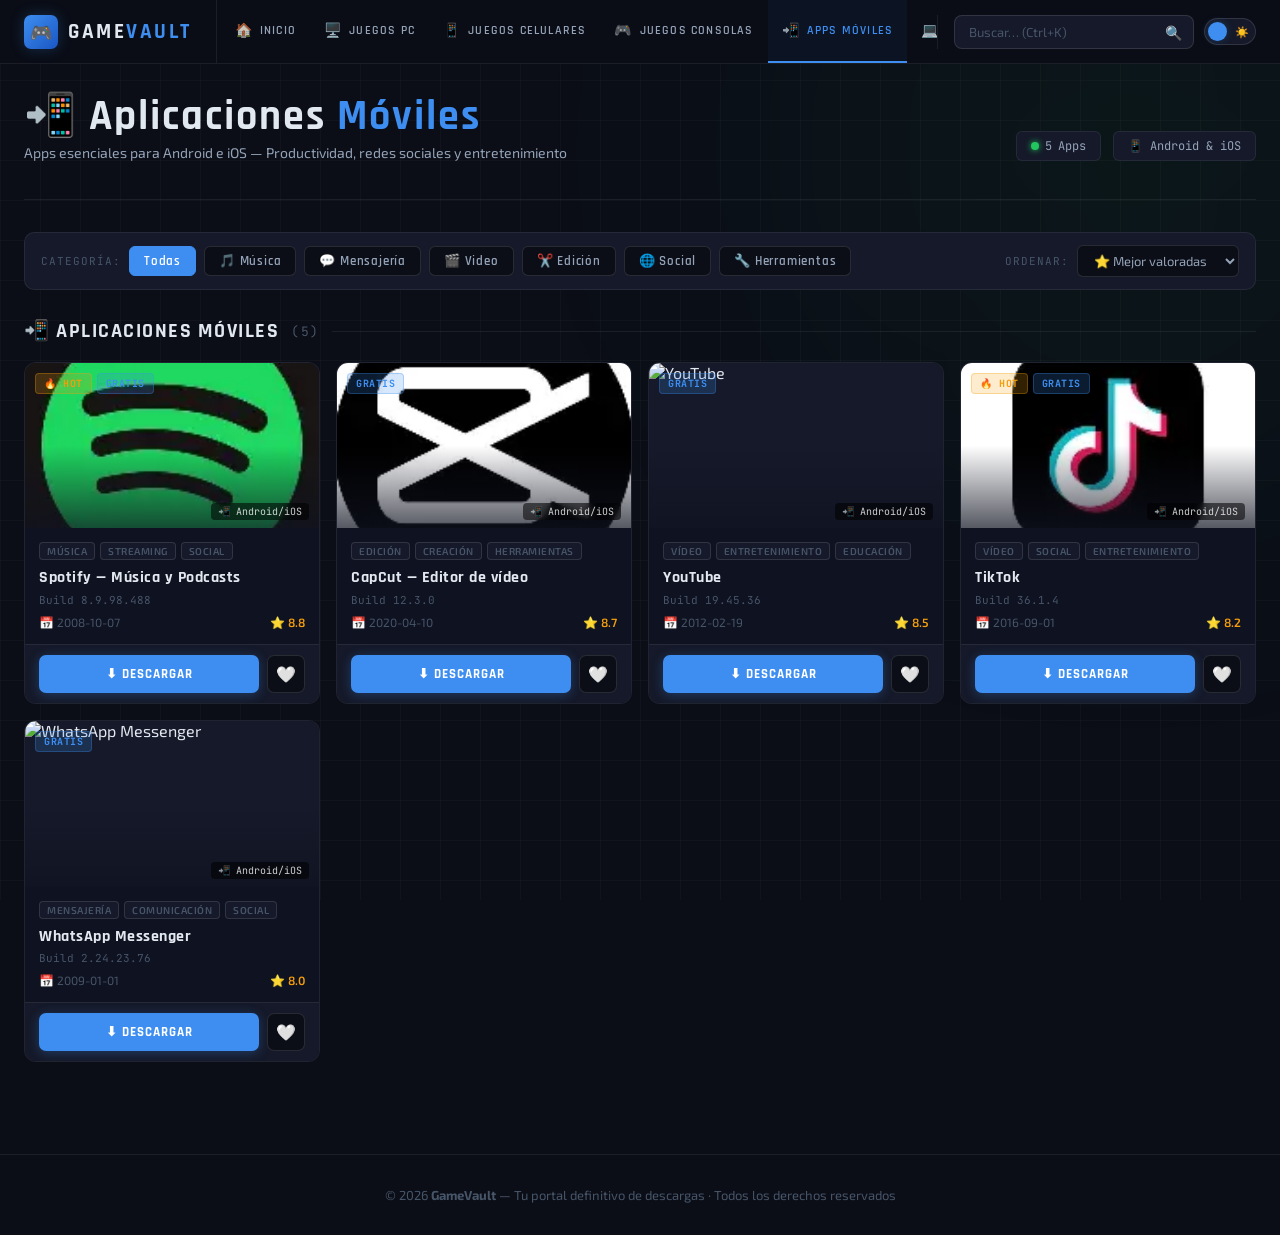
<file: aplicacionesmoviles.html>
<!DOCTYPE html>
<html lang="es">
<head>
<meta charset="UTF-8">
<meta name="viewport" content="width=device-width, initial-scale=1.0">
<title>Aplicaciones Móviles — GameVault</title>
<link rel="stylesheet" href="style.css">
</head>
<body>
<div class="bg-pattern"></div>
<div class="bg-glow" style="background:rgba(34,197,94,0.1)"></div>
<div id="navContainer"></div>
<div id="searchOverlayContainer"></div>
<div id="gameModal" class="modal-overlay" onclick="if(event.target===this)closeModal()"></div>

<main class="main">
  <div class="page-header">
    <div class="page-header-top">
      <div>
        <div class="page-title">📲 Aplicaciones <span>Móviles</span></div>
        <div class="page-sub">Apps esenciales para Android e iOS — Productividad, redes sociales y entretenimiento</div>
      </div>
      <div class="page-stats">
        <div class="stat-pill"><span class="dot"></span> <span id="totalCount">0</span> Apps</div>
        <div class="stat-pill">📱 Android &amp; iOS</div>
      </div>
    </div>
  </div>

  <div class="filter-bar">
    <span class="filter-label">Categoría:</span>
    <button class="filter-btn active" data-cat="all" onclick="applyFilter(this,'all')">Todas</button>
    <button class="filter-btn" data-cat="Música" onclick="applyFilter(this,'Música')">🎵 Música</button>
    <button class="filter-btn" data-cat="Mensajería" onclick="applyFilter(this,'Mensajería')">💬 Mensajería</button>
    <button class="filter-btn" data-cat="Vídeo" onclick="applyFilter(this,'Vídeo')">🎬 Video</button>
    <button class="filter-btn" data-cat="Edición" onclick="applyFilter(this,'Edición')">✂️ Edición</button>
    <button class="filter-btn" data-cat="Social" onclick="applyFilter(this,'Social')">🌐 Social</button>
    <button class="filter-btn" data-cat="Herramientas" onclick="applyFilter(this,'Herramientas')">🔧 Herramientas</button>
    <div class="filter-sort">
      <span class="filter-label">Ordenar:</span>
      <select class="sort-select" id="sortSelect" onchange="renderGames()">
        <option value="rating">⭐ Mejor valoradas</option>
        <option value="dl">⬇ Más descargadas</option>
        <option value="date">🆕 Más recientes</option>
        <option value="name">🔡 A-Z</option>
      </select>
    </div>
  </div>

  <div class="section-title">📲 Aplicaciones Móviles <span class="count" id="gameCount"></span></div>
  <div class="games-grid" id="gamesGrid"></div>
</main>

<footer>
  <div>© 2026 <strong>GameVault</strong> — Tu portal definitivo de descargas · Todos los derechos reservados</div>
</footer>

<script src="app.js"></script>
<script src="data-pc.js"></script>
<script src="data-celulares.js"></script>
<script src="data-consolas.js"></script>
<script src="data-apps.js"></script>
<script>
const ALL_GAMES = [...PC_GAMES, ...MOBILE_GAMES, ...CONSOLE_GAMES, ...MOBILE_APPS, ...DESKTOP_APPS];
let currentCat = 'all';

document.getElementById('navContainer').innerHTML = navHTML('aplicacionesmoviles.html');
document.getElementById('searchOverlayContainer').innerHTML = `
<div id="searchOverlay" class="search-overlay" onclick="if(event.target===this)closeSearch()">
  <div class="search-modal">
    <div class="search-big-wrap">
      <input id="searchBigInput" class="search-big" placeholder="Buscar aplicaciones móviles…" oninput="handleSearch(this.value,ALL_GAMES)">
      <span class="search-close" onclick="closeSearch()">✕</span>
    </div>
    <div class="search-hint">
      <span class="hint-tag" onclick="document.getElementById('searchBigInput').value='Spotify';handleSearch('Spotify',ALL_GAMES)">Spotify</span>
      <span class="hint-tag" onclick="document.getElementById('searchBigInput').value='WhatsApp';handleSearch('WhatsApp',ALL_GAMES)">WhatsApp</span>
      <span class="hint-tag" onclick="document.getElementById('searchBigInput').value='TikTok';handleSearch('TikTok',ALL_GAMES)">TikTok</span>
    </div>
    <div id="searchResultsBox" class="search-results-box"></div>
  </div>
</div>`;

document.getElementById('totalCount').textContent = MOBILE_APPS.length;

function renderGames() {
  const sortMethod = document.getElementById('sortSelect').value;
  let apps = filterGames(MOBILE_APPS, currentCat === 'all' ? '' : currentCat, '');
  apps = sortGames(apps, sortMethod);
  document.getElementById('gameCount').textContent = `(${apps.length})`;
  if (!apps.length) {
    document.getElementById('gamesGrid').innerHTML = `<div class="no-results"><div class="big">😔</div><h3>No se encontraron apps</h3></div>`;
    return;
  }
  document.getElementById('gamesGrid').innerHTML = apps.map((g,i) => renderCard(g,i*40)).join('');
}

function applyFilter(btn, cat) {
  document.querySelectorAll('.filter-btn').forEach(b => b.classList.remove('active'));
  btn.classList.add('active'); currentCat = cat; renderGames();
}

renderGames();
</script>
</body>
</html>
</file>
<file: style.css>
@import url('https://fonts.googleapis.com/css2?family=Rajdhani:wght@400;500;600;700&family=Exo+2:ital,wght@0,300;0,400;0,600;0,700;0,900;1,400&family=JetBrains+Mono:wght@400;500;700&display=swap');

:root {
  --bg:          #0b0e17;
  --bg2:         #10131e;
  --bg3:         #151929;
  --card:        #0f1220;
  --card-hover:  #141728;
  --border:      rgba(255,255,255,0.07);
  --border2:     rgba(255,255,255,0.12);
  --accent:      #3d8ef0;
  --accent-glow: rgba(61,142,240,0.25);
  --accent2:     #e25822;
  --green:       #22c55e;
  --yellow:      #f59e0b;
  --red:         #ef4444;
  --text:        #e2e8f0;
  --text2:       #94a3b8;
  --text3:       #475569;
  --nav-h:       64px;
  --radius:      10px;
  --shadow:      0 4px 24px rgba(0,0,0,0.5);
  --shadow-card: 0 2px 16px rgba(0,0,0,0.4);
  --font-head:   'Rajdhani', sans-serif;
  --font-body:   'Exo 2', sans-serif;
  --font-mono:   'JetBrains Mono', monospace;
  --transition:  0.2s ease;
}

body.light {
  --bg:          #f0f2f7;
  --bg2:         #e4e8f0;
  --bg3:         #d8dde8;
  --card:        #ffffff;
  --card-hover:  #f7f9fc;
  --border:      rgba(0,0,0,0.08);
  --border2:     rgba(0,0,0,0.14);
  --text:        #0f172a;
  --text2:       #334155;
  --text3:       #94a3b8;
  --shadow:      0 4px 24px rgba(0,0,0,0.08);
  --shadow-card: 0 2px 12px rgba(0,0,0,0.07);
}

*, *::before, *::after { box-sizing: border-box; margin: 0; padding: 0; }
html { scroll-behavior: smooth; font-size: 16px; }
body {
  font-family: var(--font-body);
  background: var(--bg);
  color: var(--text);
  min-height: 100vh;
  overflow-x: hidden;
  transition: background var(--transition), color var(--transition);
}
a { color: inherit; text-decoration: none; }
img { max-width: 100%; display: block; }
button { cursor: pointer; border: none; background: none; font-family: inherit; }
ul { list-style: none; }

.bg-pattern {
  position: fixed; inset: 0; z-index: 0; pointer-events: none;
  background-image:
    linear-gradient(var(--border) 1px, transparent 1px),
    linear-gradient(90deg, var(--border) 1px, transparent 1px);
  background-size: 40px 40px;
  opacity: 0.4;
}
.bg-glow {
  position: fixed; z-index: 0; pointer-events: none;
  width: 700px; height: 700px; border-radius: 50%;
  filter: blur(140px);
  background: var(--accent-glow);
  top: -200px; right: -200px; opacity: 0.5;
}

.navbar {
  position: fixed; top: 0; left: 0; right: 0;
  height: var(--nav-h);
  z-index: 1000;
  background: rgba(11,14,23,0.97);
  backdrop-filter: blur(18px);
  -webkit-backdrop-filter: blur(18px);
  border-bottom: 1px solid var(--border);
  display: flex; align-items: center;
  padding: 0 24px; gap: 0;
  transition: background var(--transition);
}
body.light .navbar { background: rgba(240,242,247,0.97); }

.nav-logo {
  display: flex; align-items: center; gap: 10px;
  padding-right: 24px;
  border-right: 1px solid var(--border);
  height: 100%; flex-shrink: 0;
}
.nav-logo-mark {
  width: 34px; height: 34px;
  background: linear-gradient(135deg, var(--accent), #1a56c4);
  border-radius: 7px;
  display: flex; align-items: center; justify-content: center;
  font-size: 18px;
  box-shadow: 0 0 14px var(--accent-glow);
}
.nav-logo-text {
  font-family: var(--font-head);
  font-size: 21px; font-weight: 700;
  letter-spacing: 2.5px; text-transform: uppercase;
  color: var(--text);
}
.nav-logo-text span { color: var(--accent); }

.nav-links {
  display: flex; align-items: center;
  height: 100%; overflow-x: auto; flex: 1; padding: 0 4px;
}
.nav-links::-webkit-scrollbar { display: none; }

.nav-link {
  height: 100%;
  display: flex; align-items: center; gap: 7px;
  padding: 0 14px;
  font-family: var(--font-head);
  font-size: 12px; font-weight: 600;
  letter-spacing: 1.2px; text-transform: uppercase;
  color: var(--text2);
  border-bottom: 2px solid transparent;
  transition: color var(--transition), border-color var(--transition), background var(--transition);
  white-space: nowrap;
}
.nav-link:hover { color: var(--text); background: rgba(61,142,240,0.06); }
.nav-link.active { color: var(--accent); border-bottom-color: var(--accent); background: rgba(61,142,240,0.06); }
.nav-link .ni { font-size: 14px; opacity: 0.8; }

.nav-right {
  display: flex; align-items: center; gap: 10px;
  padding-left: 16px;
  border-left: 1px solid var(--border);
  flex-shrink: 0;
}

.theme-toggle {
  width: 52px; height: 27px;
  background: var(--bg3); border: 1px solid var(--border2);
  border-radius: 20px; position: relative; cursor: pointer;
  transition: background var(--transition); flex-shrink: 0;
}
.theme-toggle::after {
  content: ''; position: absolute;
  top: 3px; left: 3px; width: 19px; height: 19px;
  border-radius: 50%; background: var(--accent);
  transition: transform 0.3s ease;
  box-shadow: 0 0 8px var(--accent-glow);
}
body.light .theme-toggle::after { transform: translateX(25px); }
.theme-toggle-icon { position: absolute; font-size: 11px; top: 50%; transform: translateY(-50%); }
.theme-toggle-icon.moon { right: 6px; }
.theme-toggle-icon.sun  { left: 6px; }

.search-wrap { position: relative; width: 240px; }
.search-input {
  width: 100%; background: var(--bg3);
  border: 1px solid var(--border2); border-radius: 8px;
  padding: 8px 38px 8px 14px;
  font-family: var(--font-body); font-size: 13px; color: var(--text);
  outline: none;
  transition: border-color var(--transition), box-shadow var(--transition), background var(--transition);
}
.search-input::placeholder { color: var(--text3); }
.search-input:focus { border-color: var(--accent); box-shadow: 0 0 0 3px var(--accent-glow); }
.search-icon { position: absolute; right: 12px; top: 50%; transform: translateY(-50%); color: var(--text3); font-size: 14px; pointer-events: none; }

.hamburger {
  display: none; /* hidden on desktop */
  flex-direction: column;
  justify-content: center; align-items: center;
  gap: 5px;
  width: 40px; height: 40px;
  border-radius: 8px;
  background: var(--bg3);
  border: 1px solid var(--border2);
  cursor: pointer;
  flex-shrink: 0;
  transition: background var(--transition);
}
.hamburger:hover { background: var(--card-hover); }
.hamburger span {
  display: block;
  width: 20px; height: 2px;
  background: var(--text);
  border-radius: 2px;
  transition: all 0.3s ease;
}

.menu-overlay {
  display: none;
  position: fixed; inset: 0;
  z-index: 1100;
  background: rgba(0,0,0,0.7);
  backdrop-filter: blur(4px);
  -webkit-backdrop-filter: blur(4px);
  opacity: 0;
  transition: opacity 0.3s ease;
}
.menu-overlay.open { display: block; opacity: 1; }

.mobile-menu {
  position: fixed;
  top: 0; right: 0; bottom: 0;
  width: min(300px, 85vw);
  z-index: 1200;
  background: var(--bg2);
  border-left: 1px solid var(--border2);
  display: flex; flex-direction: column;
  transform: translateX(110%);
  transition: transform 0.35s cubic-bezier(0.4, 0, 0.2, 1);
  overflow-y: auto;
}
.mobile-menu.open { transform: translateX(0); }

.mob-header {
  display: flex; align-items: center; justify-content: space-between;
  padding: 16px 18px;
  border-bottom: 1px solid var(--border);
  background: var(--bg3);
}
.mob-close {
  width: 36px; height: 36px;
  border-radius: 50%;
  background: var(--bg);
  border: 1px solid var(--border2);
  color: var(--text2); font-size: 16px;
  display: flex; align-items: center; justify-content: center;
  cursor: pointer;
  transition: all var(--transition);
}
.mob-close:hover { color: var(--text); background: var(--card-hover); }

.mob-links {
  flex: 1;
  padding: 12px 0;
}
.mob-link {
  display: flex; align-items: center; gap: 14px;
  padding: 14px 20px;
  font-family: var(--font-head);
  font-size: 15px; font-weight: 600;
  letter-spacing: 1px; text-transform: uppercase;
  color: var(--text2);
  border-left: 3px solid transparent;
  transition: all var(--transition);
}
.mob-link:hover { color: var(--text); background: rgba(61,142,240,0.06); border-left-color: rgba(61,142,240,0.4); }
.mob-link.active { color: var(--accent); background: rgba(61,142,240,0.08); border-left-color: var(--accent); }
.mob-link-icon { font-size: 20px; width: 28px; text-align: center; }

.mob-footer {
  padding: 16px;
  border-top: 1px solid var(--border);
  display: flex; flex-direction: column; gap: 10px;
}
.mob-theme-btn, .mob-search-btn {
  width: 100%; padding: 12px;
  border-radius: 8px;
  font-family: var(--font-head);
  font-size: 14px; font-weight: 600;
  letter-spacing: 1px; text-transform: uppercase;
  cursor: pointer;
  transition: all var(--transition);
}
.mob-theme-btn {
  background: var(--bg3); color: var(--text2);
  border: 1px solid var(--border2);
}
.mob-theme-btn:hover { background: var(--card-hover); color: var(--text); }
.mob-search-btn {
  background: var(--accent); color: #fff;
  box-shadow: 0 4px 16px rgba(61,142,240,0.3);
}
.mob-search-btn:hover { background: #2d7de0; }

.main {
  position: relative; z-index: 1;
  margin-top: var(--nav-h);
  padding: 32px 24px;
  max-width: 1600px;
  margin-left: auto; margin-right: auto;
}

.page-header {
  margin-bottom: 32px; padding-bottom: 24px;
  border-bottom: 1px solid var(--border);
}
.page-header-top {
  display: flex; align-items: flex-end; justify-content: space-between;
  gap: 16px; flex-wrap: wrap; margin-bottom: 14px;
}
.page-title {
  font-family: var(--font-head);
  font-size: 42px; font-weight: 700;
  letter-spacing: 2px; line-height: 1; color: var(--text);
}
.page-title span { color: var(--accent); }
.page-sub { font-size: 14px; color: var(--text2); margin-top: 6px; }
.page-stats { display: flex; gap: 12px; flex-wrap: wrap; }

.stat-pill {
  background: var(--bg3); border: 1px solid var(--border);
  border-radius: 6px; padding: 6px 14px;
  font-family: var(--font-mono); font-size: 12px; color: var(--text2);
  display: flex; align-items: center; gap: 6px;
}
.dot {
  width: 8px; height: 8px; border-radius: 50%;
  background: var(--green);
  box-shadow: 0 0 6px var(--green);
  animation: pulse 2s infinite;
}
@keyframes pulse {
  0%, 100% { opacity: 1; }
  50%       { opacity: 0.4; }
}

.filter-bar {
  display: flex; align-items: center; gap: 8px;
  flex-wrap: wrap;
  margin-bottom: 28px;
  background: var(--bg3);
  border: 1px solid var(--border);
  border-radius: var(--radius);
  padding: 12px 16px;
}
.filter-label {
  font-family: var(--font-mono); font-size: 11px;
  color: var(--text3); text-transform: uppercase;
  letter-spacing: 1px; flex-shrink: 0;
}
.filter-btn {
  padding: 6px 14px; border-radius: 6px;
  background: var(--bg); border: 1px solid var(--border2);
  font-family: var(--font-head); font-size: 13px; font-weight: 600;
  letter-spacing: 0.8px;
  color: var(--text2); cursor: pointer;
  transition: all var(--transition); white-space: nowrap;
}
.filter-btn:hover { border-color: var(--accent); color: var(--accent); }
.filter-btn.active { background: var(--accent); border-color: var(--accent); color: #fff; }

.filter-sort { margin-left: auto; display: flex; align-items: center; gap: 8px; }
.sort-select {
  background: var(--bg); border: 1px solid var(--border2);
  border-radius: 6px; padding: 6px 12px;
  font-family: var(--font-body); font-size: 13px;
  color: var(--text2); cursor: pointer; outline: none;
  transition: border-color var(--transition);
}
.sort-select:focus { border-color: var(--accent); }

.games-grid {
  display: grid;
  grid-template-columns: repeat(auto-fill, minmax(240px, 1fr));
  gap: 16px;
}

.game-card {
  background: var(--card);
  border: 1px solid var(--border);
  border-radius: 12px;
  overflow: hidden;
  cursor: pointer;
  transition: transform 0.25s ease, border-color 0.25s ease, box-shadow 0.25s ease;
  animation: fadeUp 0.5s ease both;
  display: flex; flex-direction: column;
}
@keyframes fadeUp {
  from { opacity: 0; transform: translateY(20px); }
  to   { opacity: 1; transform: translateY(0); }
}
.game-card:hover {
  transform: translateY(-5px);
  border-color: var(--accent);
  box-shadow: 0 12px 40px rgba(0,0,0,0.5), 0 0 0 1px var(--accent);
}

.card-thumb {
  position: relative;
  width: 100%; aspect-ratio: 16/9;
  overflow: hidden;
  background: var(--bg3);
}
.card-thumb img {
  width: 100%; height: 100%; object-fit: cover;
  transition: transform 0.4s ease;
}
.game-card:hover .card-thumb img { transform: scale(1.06); }

.card-overlay {
  position: absolute; inset: 0;
  background: linear-gradient(to top, rgba(15,18,32,0.7) 0%, transparent 50%);
  pointer-events: none;
}
.card-badge { position: absolute; top: 10px; left: 10px; display: flex; gap: 5px; flex-wrap: wrap; }
.card-platform {
  position: absolute; bottom: 8px; right: 10px;
  font-family: var(--font-mono); font-size: 10px;
  color: rgba(255,255,255,0.8);
  background: rgba(0,0,0,0.55); backdrop-filter: blur(4px);
  border-radius: 4px; padding: 2px 7px;
}

.badge {
  padding: 3px 8px; border-radius: 4px;
  font-family: var(--font-mono); font-size: 10px; font-weight: 700;
  letter-spacing: 0.5px; text-transform: uppercase;
}
.badge-new  { background: rgba(34,197,94,0.2);  color: var(--green);  border: 1px solid rgba(34,197,94,0.3); }
.badge-hot  { background: rgba(245,158,11,0.2); color: var(--yellow); border: 1px solid rgba(245,158,11,0.3); }
.badge-free { background: rgba(61,142,240,0.2); color: var(--accent); border: 1px solid rgba(61,142,240,0.3); }

.card-body { padding: 14px; flex: 1; }
.card-cats { display: flex; gap: 5px; flex-wrap: wrap; margin-bottom: 8px; }
.cat-tag {
  padding: 2px 7px; border-radius: 4px;
  background: var(--bg3); border: 1px solid var(--border2);
  font-size: 10px; font-weight: 600; color: var(--text3);
  text-transform: uppercase; letter-spacing: 0.5px; white-space: nowrap;
}
.card-title {
  font-family: var(--font-head);
  font-size: 16px; font-weight: 700; letter-spacing: 0.5px;
  color: var(--text); line-height: 1.3; margin-bottom: 4px;
  display: -webkit-box; -webkit-line-clamp: 2; -webkit-box-orient: vertical; overflow: hidden;
}
.card-build { font-family: var(--font-mono); font-size: 11px; color: var(--text3); margin-bottom: 8px; }
.card-meta { display: flex; justify-content: space-between; align-items: center; font-size: 12px; color: var(--text3); }
.card-rating { color: var(--yellow); font-weight: 600; }

.card-footer {
  padding: 10px 14px;
  border-top: 1px solid var(--border);
  display: flex; gap: 8px;
  background: var(--bg3);
}
.btn-download {
  flex: 1; padding: 9px 14px;
  background: var(--accent); color: #fff;
  border-radius: 7px;
  font-family: var(--font-head); font-size: 13px; font-weight: 700;
  letter-spacing: 1px; text-transform: uppercase;
  text-align: center;
  display: flex; align-items: center; justify-content: center;
  transition: all var(--transition);
  box-shadow: 0 2px 12px rgba(61,142,240,0.3);
}
.btn-download:hover { background: #2d7de0; box-shadow: 0 4px 20px rgba(61,142,240,0.5); transform: scale(1.02); }
.btn-wishlist {
  width: 38px; height: 38px; border-radius: 7px;
  background: var(--bg); border: 1px solid var(--border2);
  font-size: 16px;
  display: flex; align-items: center; justify-content: center;
  transition: all var(--transition); flex-shrink: 0;
}
.btn-wishlist:hover { border-color: #ef4444; background: rgba(239,68,68,0.1); }

.hero {
  position: relative; height: 400px; border-radius: 16px;
  overflow: hidden; margin-bottom: 36px;
}
.hero img {
  width: 100%; height: 100%; object-fit: cover;
  filter: brightness(0.45);
  transition: transform 8s ease;
}
.hero:hover img { transform: scale(1.04); }
.hero::after {
  content: ''; position: absolute; inset: 0;
  background: linear-gradient(135deg, rgba(11,14,23,0.8) 0%, transparent 60%),
              linear-gradient(to top, rgba(11,14,23,0.9) 0%, transparent 50%);
}
.hero-content {
  position: absolute; inset: 0; z-index: 2;
  display: flex; flex-direction: column; justify-content: flex-end;
  padding: 40px;
}
.hero-cats { display: flex; gap: 8px; margin-bottom: 14px; }
.hero-title {
  font-family: var(--font-head);
  font-size: 52px; font-weight: 700;
  line-height: 1.05; letter-spacing: 2px;
  color: #fff; text-shadow: 0 2px 20px rgba(0,0,0,0.6);
  margin-bottom: 14px;
}
.hero-desc {
  font-size: 15px; color: rgba(255,255,255,0.8);
  max-width: 540px; line-height: 1.6; margin-bottom: 24px;
}
.hero-actions { display: flex; gap: 12px; flex-wrap: wrap; }
.btn-hero {
  padding: 13px 28px; border-radius: 8px;
  font-family: var(--font-head); font-size: 14px; font-weight: 700;
  letter-spacing: 1.5px; text-transform: uppercase;
  transition: all var(--transition); cursor: pointer;
}
.btn-hero-primary {
  background: var(--accent); color: #fff;
  box-shadow: 0 4px 20px rgba(61,142,240,0.4);
}
.btn-hero-primary:hover { background: #2d7de0; transform: scale(1.03); }
.btn-hero-secondary {
  background: rgba(255,255,255,0.12); color: #fff;
  border: 1px solid rgba(255,255,255,0.2); backdrop-filter: blur(4px);
}
.btn-hero-secondary:hover { background: rgba(255,255,255,0.2); }

.section-title {
  font-family: var(--font-head);
  font-size: 20px; font-weight: 700;
  letter-spacing: 1.5px; text-transform: uppercase;
  color: var(--text); margin-bottom: 18px;
  display: flex; align-items: center; gap: 12px;
}
.section-title::after { content: ''; flex: 1; height: 1px; background: var(--border); }
.section-title span { color: var(--accent); }
.section-title .count { font-family: var(--font-mono); font-size: 13px; font-weight: 400; color: var(--text3); }

.modal-overlay {
  display: none; position: fixed; inset: 0; z-index: 3000;
  background: rgba(0,0,0,0.88); backdrop-filter: blur(10px);
  overflow-y: auto; padding: 40px 20px;
}
.modal-overlay.open { display: block; animation: fadeIn 0.2s ease; }
@keyframes fadeIn { from { opacity: 0; } to { opacity: 1; } }

.modal {
  max-width: 960px; margin: 0 auto;
  background: var(--bg2); border: 1px solid var(--border2);
  border-radius: 14px; overflow: hidden;
}
.modal-header {
  position: relative; height: 280px; background: var(--bg3);
}
.modal-header img { width: 100%; height: 100%; object-fit: cover; filter: brightness(0.6); }
.modal-header-overlay {
  position: absolute; inset: 0;
  background: linear-gradient(to top, var(--bg2) 0%, transparent 60%);
}
.modal-close {
  position: absolute; top: 14px; right: 14px;
  width: 36px; height: 36px; border-radius: 50%;
  background: rgba(0,0,0,0.7);
  display: flex; align-items: center; justify-content: center;
  font-size: 16px; color: #fff; cursor: pointer;
  transition: background var(--transition);
}
.modal-close:hover { background: rgba(0,0,0,0.95); }

.modal-body { padding: 24px; }
.modal-title { font-family: var(--font-head); font-size: 32px; font-weight: 700; letter-spacing: 1.5px; }
.modal-build { font-family: var(--font-mono); font-size: 12px; color: var(--text3); margin: 4px 0 14px; }
.modal-cats { display: flex; gap: 6px; flex-wrap: wrap; margin-bottom: 14px; }
.modal-cat {
  padding: 3px 10px; border-radius: 4px;
  border: 1px solid var(--accent); color: var(--accent);
  font-size: 10px; font-weight: 700; text-transform: uppercase; letter-spacing: 1px;
}
.modal-desc { font-size: 14px; color: var(--text2); line-height: 1.7; margin-bottom: 22px; }

.modal-tabs { display: flex; gap: 2px; border-bottom: 1px solid var(--border); margin-bottom: 22px; overflow-x: auto; }
.modal-tab {
  padding: 10px 16px; font-family: var(--font-head); font-size: 12px; font-weight: 600;
  letter-spacing: 1px; text-transform: uppercase; color: var(--text3);
  border-bottom: 2px solid transparent; cursor: pointer; white-space: nowrap;
  transition: all var(--transition);
}
.modal-tab:hover { color: var(--text); }
.modal-tab.active { color: var(--accent); border-bottom-color: var(--accent); }
.modal-tab-content { display: none; }
.modal-tab-content.active { display: block; }

.req-grid { display: grid; grid-template-columns: 1fr 1fr; gap: 14px; }
.req-box { background: var(--bg3); border: 1px solid var(--border); border-radius: 8px; padding: 16px; }
.req-box-title {
  font-family: var(--font-head); font-size: 13px; font-weight: 700;
  letter-spacing: 1px; text-transform: uppercase; color: var(--text2); margin-bottom: 12px;
}
.req-row { display: flex; gap: 10px; padding: 6px 0; border-bottom: 1px solid var(--border); font-size: 13px; }
.req-row:last-child { border-bottom: none; }
.req-key { color: var(--text3); min-width: 90px; flex-shrink: 0; }
.req-val { color: var(--text); }

.stats-grid { display: grid; grid-template-columns: repeat(3, 1fr); gap: 12px; }
.stat-box { background: var(--bg3); border: 1px solid var(--border); border-radius: 8px; padding: 16px; text-align: center; }
.stat-box-num { font-family: var(--font-mono); font-size: 24px; font-weight: 700; color: var(--accent); }
.stat-box-label { font-size: 11px; color: var(--text3); margin-top: 4px; }

.screenshots-grid { display: grid; grid-template-columns: repeat(3, 1fr); gap: 8px; }
.screenshots-grid img {
  width: 100%; aspect-ratio: 16/9; object-fit: cover;
  border-radius: 6px; cursor: pointer; transition: transform var(--transition);
}
.screenshots-grid img:hover { transform: scale(1.03); }

.modal-dl-bar {
  display: flex; align-items: center; gap: 12px;
  padding: 18px 24px; border-top: 1px solid var(--border);
  background: var(--bg3); flex-wrap: wrap;
}
.dl-size { font-family: var(--font-mono); font-size: 13px; color: var(--text3); }
.btn-dl-main {
  flex: 1; min-width: 180px;
  background: var(--accent); color: #fff; border-radius: 8px;
  padding: 13px 24px;
  font-family: var(--font-head); font-size: 15px; font-weight: 700;
  letter-spacing: 1.5px; text-transform: uppercase;
  display: flex; align-items: center; justify-content: center; gap: 8px;
  transition: all var(--transition); box-shadow: 0 4px 20px rgba(61,142,240,0.3);
  text-decoration: none;
}
.btn-dl-main:hover { background: #2d7de0; box-shadow: 0 6px 30px rgba(61,142,240,0.5); }
.btn-wishlist-modal {
  padding: 12px 18px; border-radius: 8px;
  border: 1px solid var(--border2); background: var(--bg); font-size: 14px; color: var(--text2);
  cursor: pointer; white-space: nowrap; transition: all var(--transition);
}
.btn-wishlist-modal:hover { border-color: #ef4444; color: #ef4444; }

.search-overlay {
  display: none; position: fixed; inset: 0; z-index: 4000;
  background: rgba(0,0,0,0.85); backdrop-filter: blur(12px);
  padding: 80px 20px 20px;
}
.search-overlay.open { display: block; animation: fadeIn 0.2s ease; }

.search-modal {
  max-width: 700px; margin: 0 auto;
  background: var(--bg2); border: 1px solid var(--border2);
  border-radius: 16px; overflow: hidden;
}
.search-big-wrap {
  display: flex; align-items: center;
  padding: 16px 20px;
  border-bottom: 1px solid var(--border);
}
.search-big {
  flex: 1; background: transparent; border: none; outline: none;
  font-family: var(--font-head); font-size: 20px; font-weight: 600;
  letter-spacing: 1px; color: var(--text);
}
.search-big::placeholder { color: var(--text3); }
.search-close { color: var(--text3); font-size: 18px; cursor: pointer; padding: 4px 8px; transition: color var(--transition); }
.search-close:hover { color: var(--text); }

.search-hint { display: flex; gap: 8px; flex-wrap: wrap; padding: 12px 20px; border-bottom: 1px solid var(--border); }
.hint-tag {
  padding: 4px 12px; border-radius: 5px;
  background: var(--bg3); border: 1px solid var(--border2);
  font-size: 12px; color: var(--text2); cursor: pointer;
  transition: all var(--transition);
}
.hint-tag:hover { border-color: var(--accent); color: var(--accent); }

.search-results-box { max-height: 60vh; overflow-y: auto; }
.search-section-title {
  padding: 10px 20px 4px;
  font-family: var(--font-mono); font-size: 11px; font-weight: 700;
  text-transform: uppercase; letter-spacing: 1.5px; color: var(--text3);
}
.search-result-item {
  display: flex; align-items: center; gap: 14px;
  padding: 12px 20px; cursor: pointer;
  transition: background var(--transition); border-radius: 0;
}
.search-result-item:hover { background: rgba(61,142,240,0.08); }
.sri-thumb { width: 56px; height: 36px; object-fit: cover; border-radius: 5px; flex-shrink: 0; }
.sri-info { flex: 1; min-width: 0; }
.sri-name { font-size: 14px; font-weight: 600; color: var(--text); white-space: nowrap; overflow: hidden; text-overflow: ellipsis; }
.sri-meta { font-size: 12px; color: var(--text3); }
.sri-type {
  padding: 2px 8px; border-radius: 4px; font-size: 10px; font-weight: 700;
  letter-spacing: 1px; text-transform: uppercase; flex-shrink: 0;
}
.type-game  { background: rgba(61,142,240,0.15); color: var(--accent); }
.type-mod   { background: rgba(245,158,11,0.15); color: var(--yellow); }
.type-map   { background: rgba(34,197,94,0.15);  color: var(--green); }

.cat-card {
  background: var(--card); border: 1px solid var(--border);
  border-radius: var(--radius); padding: 20px; text-align: center;
  cursor: pointer; transition: all var(--transition);
  text-decoration: none; display: block;
}
.cat-card:hover { border-color: var(--accent); transform: translateY(-3px); }

footer {
  position: relative; z-index: 1;
  border-top: 1px solid var(--border);
  padding: 32px 24px; margin-top: 60px;
  text-align: center; color: var(--text3); font-size: 13px;
}
footer a { color: var(--accent); }

.toast {
  position: fixed; bottom: 24px; right: 24px; z-index: 9999;
  background: var(--bg2); border: 1px solid var(--accent);
  border-radius: 10px; padding: 13px 18px;
  display: flex; align-items: center; gap: 10px; font-size: 14px;
  box-shadow: 0 8px 32px rgba(0,0,0,0.4), 0 0 20px var(--accent-glow);
  animation: slideInRight 0.3s ease; max-width: 320px;
}
@keyframes slideInRight { from { transform: translateX(100%); opacity: 0; } to { transform: translateX(0); opacity: 1; } }
.toast.out { animation: slideOutRight 0.3s ease forwards; }
@keyframes slideOutRight { to { transform: translateX(120%); opacity: 0; } }

::-webkit-scrollbar { width: 6px; height: 6px; }
::-webkit-scrollbar-track { background: transparent; }
::-webkit-scrollbar-thumb { background: var(--border2); border-radius: 3px; }
::-webkit-scrollbar-thumb:hover { background: var(--accent); }

.no-results { grid-column: 1/-1; text-align: center; padding: 80px 20px; color: var(--text3); }
.no-results .big { font-size: 56px; margin-bottom: 14px; }
.no-results h3 { font-family: var(--font-head); font-size: 20px; color: var(--text2); margin-bottom: 8px; }

@media (max-width: 1024px) {
  .search-wrap { width: 200px; }
  .nav-link { padding: 0 10px; font-size: 11px; }
  .hero-title { font-size: 42px; }
}

@media (max-width: 900px) {
  .desktop-only { display: none !important; }
  .hamburger    { display: flex !important; }
  .search-wrap  { display: none; }

  .hero         { height: 280px; }
  .hero-title   { font-size: 32px; }
  .hero-content { padding: 24px; }
  .hero-desc    { font-size: 13px; }

  .req-grid     { grid-template-columns: 1fr; }
  .stats-grid   { grid-template-columns: 1fr 1fr; }
  .screenshots-grid { grid-template-columns: 1fr 1fr; }

  .modal-overlay { padding: 16px 12px; }
  .modal-header  { height: 200px; }
  .modal-body    { padding: 16px; }
  .modal-title   { font-size: 24px; }
  .modal-dl-bar  { padding: 14px 16px; }

  .page-title    { font-size: 32px; }
  .filter-bar    { gap: 6px; padding: 10px 12px; overflow-x: auto; flex-wrap: nowrap; }
  .filter-btn    { padding: 5px 10px; font-size: 11px; }
}

@media (max-width: 600px) {
  :root { --nav-h: 56px; }
  .main { padding: 16px 12px; }
  .navbar { padding: 0 16px; }

  .games-grid { grid-template-columns: repeat(2, 1fr); gap: 10px; }

  .hero        { height: 220px; border-radius: 10px; }
  .hero-title  { font-size: 24px; }
  .hero-content{ padding: 16px; }
  .hero-desc   { display: none; }
  .btn-hero    { padding: 10px 16px; font-size: 12px; }

  .page-title  { font-size: 26px; }
  .page-stats  { gap: 8px; }
  .stat-pill   { font-size: 10px; padding: 5px 10px; }

  .section-title { font-size: 16px; }

  .card-title { font-size: 14px; }
  .card-body  { padding: 10px; }
  .card-footer{ padding: 8px 10px; }
  .btn-download { font-size: 11px; padding: 8px 10px; }

  .stats-grid { grid-template-columns: 1fr 1fr; }
  .screenshots-grid { grid-template-columns: 1fr 1fr; }
  .modal-tabs { gap: 0; }
  .modal-tab  { padding: 8px 10px; font-size: 10px; }

  .filter-bar { border-radius: 8px; padding: 8px 10px; }

  .toast { bottom: 16px; right: 16px; left: 16px; max-width: none; }
}

@media (max-width: 400px) {
  .games-grid  { grid-template-columns: 1fr; }
  .hero-title  { font-size: 20px; }
  .stats-grid  { grid-template-columns: 1fr; }
  .screenshots-grid { grid-template-columns: 1fr; }
  .req-grid    { grid-template-columns: 1fr; }
}
</file>
